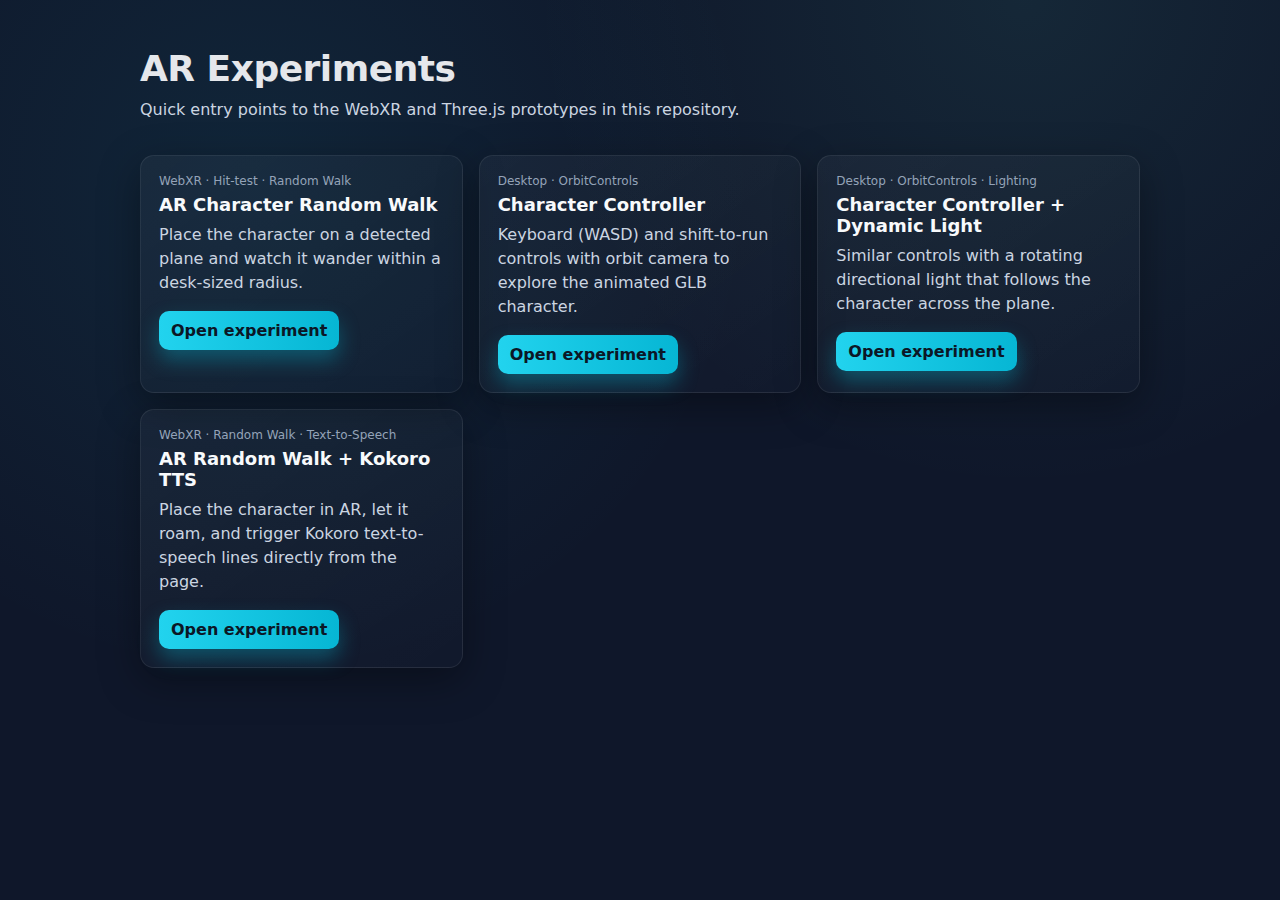
<file: index.html>
<!DOCTYPE html>
<html lang="en">
<head>
  <meta charset="UTF-8" />
  <title>AR Experiments Index</title>
  <style>
    :root {
      color-scheme: dark;
      --bg: #0f172a;
      --card: #1f2937;
      --text: #e5e7eb;
      --accent: #22d3ee;
    }
    * { box-sizing: border-box; }
    body {
      margin: 0;
      font-family: "Inter", system-ui, -apple-system, BlinkMacSystemFont, "Segoe UI", sans-serif;
      background: radial-gradient(circle at 20% 20%, rgba(34, 211, 238, 0.08), transparent 40%),
                  radial-gradient(circle at 80% 0%, rgba(94, 234, 212, 0.08), transparent 36%),
                  var(--bg);
      color: var(--text);
      min-height: 100vh;
      padding: 48px 16px 64px;
      display: flex;
      justify-content: center;
    }
    .container {
      width: min(1000px, 100%);
    }
    h1 {
      margin: 0 0 8px;
      font-size: clamp(28px, 4vw, 36px);
      letter-spacing: -0.5px;
    }
    p.lead {
      margin: 0 0 32px;
      color: #cbd5e1;
      font-size: 16px;
      line-height: 1.6;
    }
    .grid {
      display: grid;
      grid-template-columns: repeat(auto-fit, minmax(260px, 1fr));
      gap: 16px;
      width: 100%;
    }
    .card {
      background: linear-gradient(145deg, rgba(255, 255, 255, 0.04), rgba(255, 255, 255, 0.01));
      border: 1px solid rgba(255, 255, 255, 0.08);
      border-radius: 14px;
      padding: 18px;
      box-shadow: 0 12px 40px rgba(0, 0, 0, 0.35);
      transition: transform 0.15s ease, border-color 0.15s ease, box-shadow 0.15s ease;
    }
    .card:hover {
      transform: translateY(-4px);
      border-color: rgba(34, 211, 238, 0.45);
      box-shadow: 0 18px 50px rgba(34, 211, 238, 0.08);
    }
    .card h2 {
      margin: 0 0 8px;
      font-size: 18px;
      color: #f8fafc;
    }
    .card p {
      margin: 0 0 16px;
      color: #cbd5e1;
      line-height: 1.5;
    }
    .meta {
      font-size: 12px;
      color: #94a3b8;
      margin-bottom: 6px;
    }
    a.button {
      display: inline-flex;
      align-items: center;
      gap: 6px;
      padding: 10px 12px;
      border-radius: 10px;
      text-decoration: none;
      font-weight: 600;
      color: #0b1726;
      background: linear-gradient(90deg, #22d3ee, #06b6d4);
      box-shadow: 0 10px 20px rgba(6, 182, 212, 0.35);
      transition: transform 0.12s ease, box-shadow 0.12s ease;
    }
    a.button:hover {
      transform: translateY(-1px);
      box-shadow: 0 14px 26px rgba(6, 182, 212, 0.45);
    }
  </style>
</head>
<body>
  <main class="container">
    <h1>AR Experiments</h1>
    <p class="lead">Quick entry points to the WebXR and Three.js prototypes in this repository.</p>
    <div class="grid">
      <div class="card">
        <div class="meta">WebXR · Hit-test · Random Walk</div>
        <h2>AR Character Random Walk</h2>
        <p>Place the character on a detected plane and watch it wander within a desk-sized radius.</p>
        <a class="button" href="experiments/ar-random-walk.html">Open experiment</a>
      </div>
      <div class="card">
        <div class="meta">Desktop · OrbitControls</div>
        <h2>Character Controller</h2>
        <p>Keyboard (WASD) and shift-to-run controls with orbit camera to explore the animated GLB character.</p>
        <a class="button" href="experiments/character-controller.html">Open experiment</a>
      </div>
      <div class="card">
        <div class="meta">Desktop · OrbitControls · Lighting</div>
        <h2>Character Controller + Dynamic Light</h2>
        <p>Similar controls with a rotating directional light that follows the character across the plane.</p>
        <a class="button" href="experiments/character-controller-light.html">Open experiment</a>
      </div>
      <div class="card">
        <div class="meta">WebXR · Random Walk · Text-to-Speech</div>
        <h2>AR Random Walk + Kokoro TTS</h2>
        <p>Place the character in AR, let it roam, and trigger Kokoro text-to-speech lines directly from the page.</p>
        <a class="button" href="experiments/ar-random-walk-tts.html">Open experiment</a>
      </div>
    </div>
  </main>
</body>
</html>
</file>
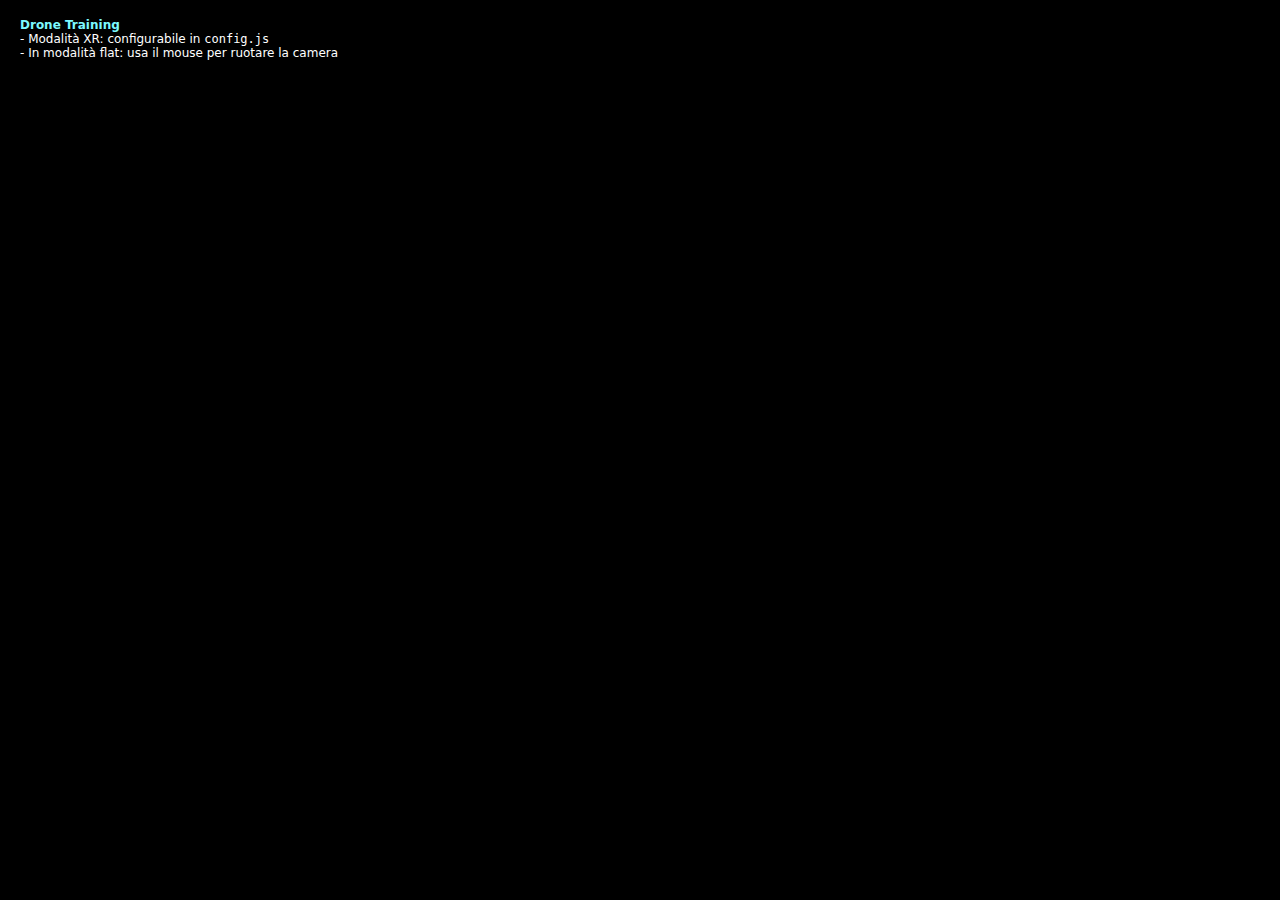
<file: sw/index.html>
<!DOCTYPE html>
<html lang="it">
  <head>
    <meta charset="UTF-8" />
    <title>WebXR Drone Training</title>
    <meta name="viewport" content="width=device-width, initial-scale=1.0" />
    <style>
      body {
        margin: 0;
        overflow: hidden;
        background: #000;
        color: #fff;
        font-family: system-ui, sans-serif;
      }
      #hud {
        position: absolute;
        top: 10px;
        left: 10px;
        padding: 8px 10px;
        background: rgba(0, 0, 0, 0.5);
        border-radius: 6px;
        font-size: 12px;
        z-index: 10;
      }
      #hud strong {
        color: #7cf9ff;
      }
    </style>
  </head>
  <body>
    <div id="hud">
      <strong>Drone Training</strong><br />
      - Modalità XR: configurabile in <code>config.js</code><br />
      - In modalità flat: usa il mouse per ruotare la camera<br />
    </div>

    <script type="module" src="./main.js"></script>
  </body>
</html>
</file>
